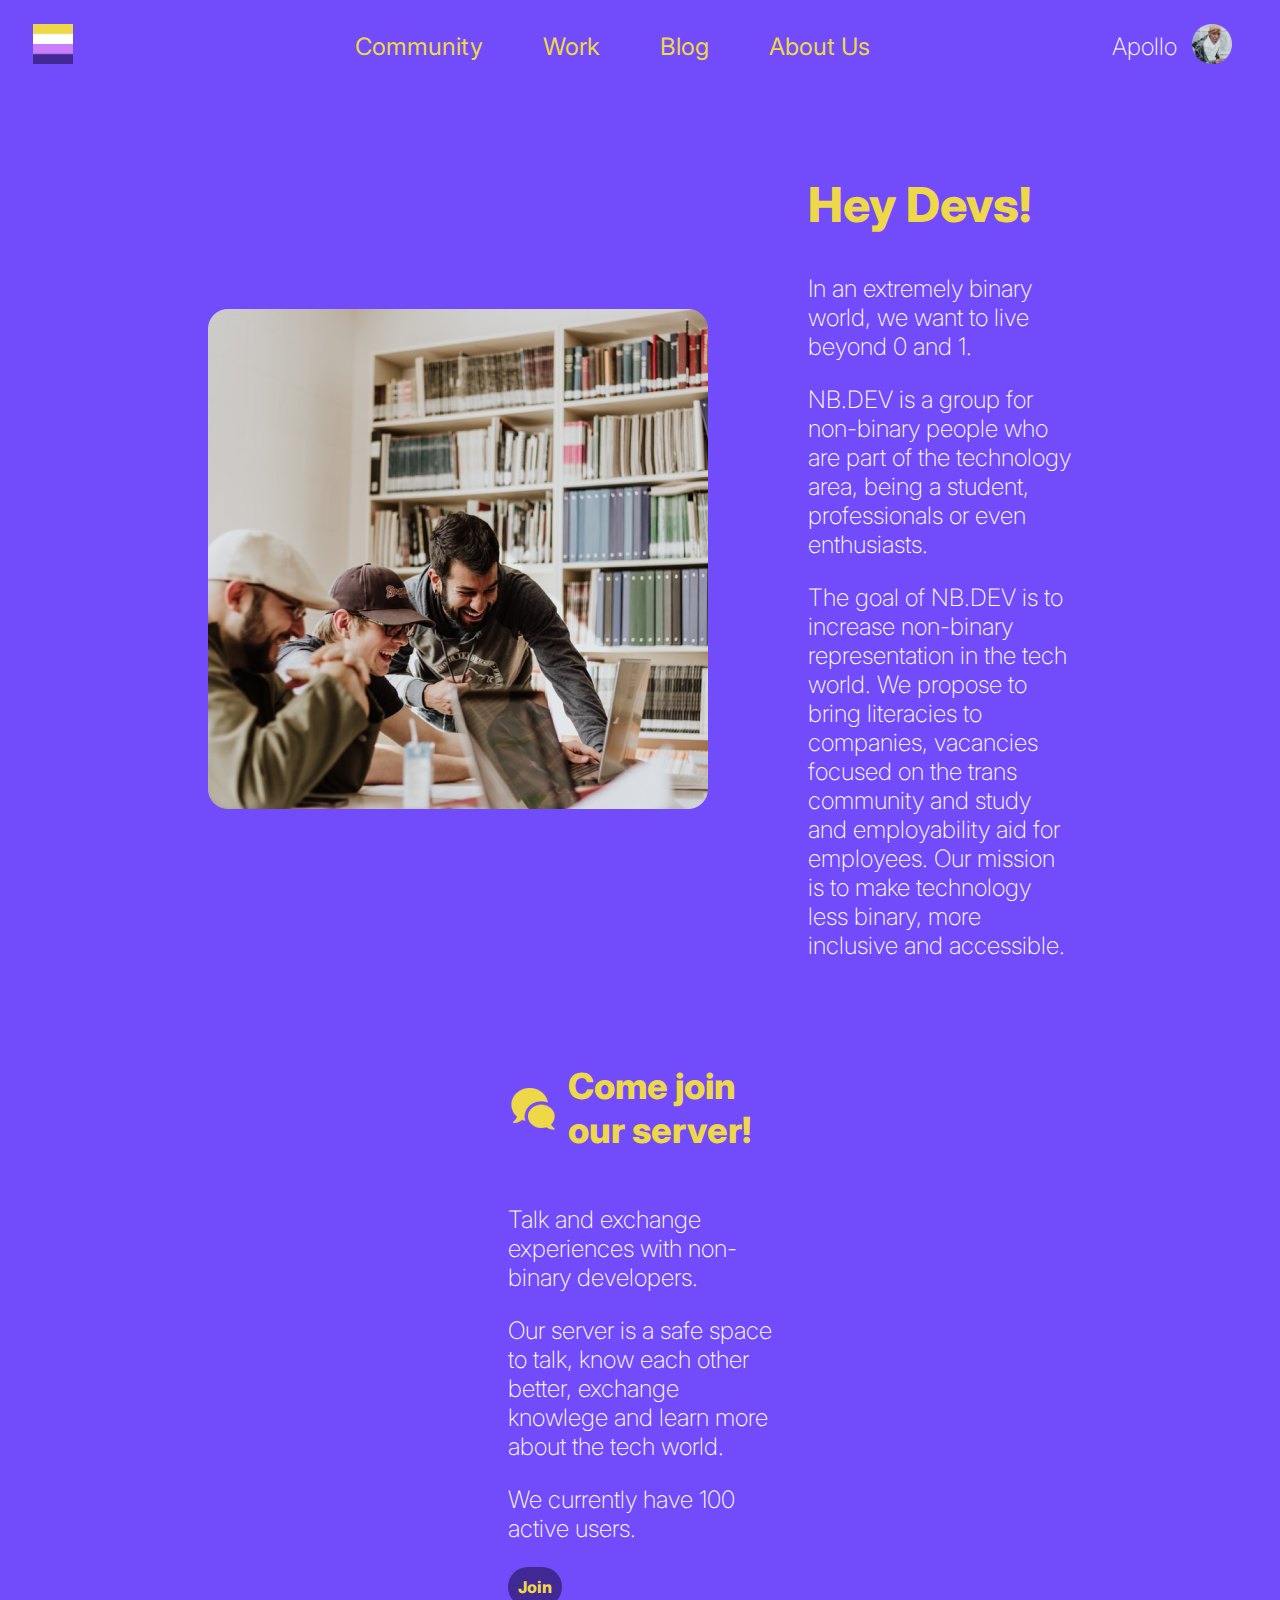
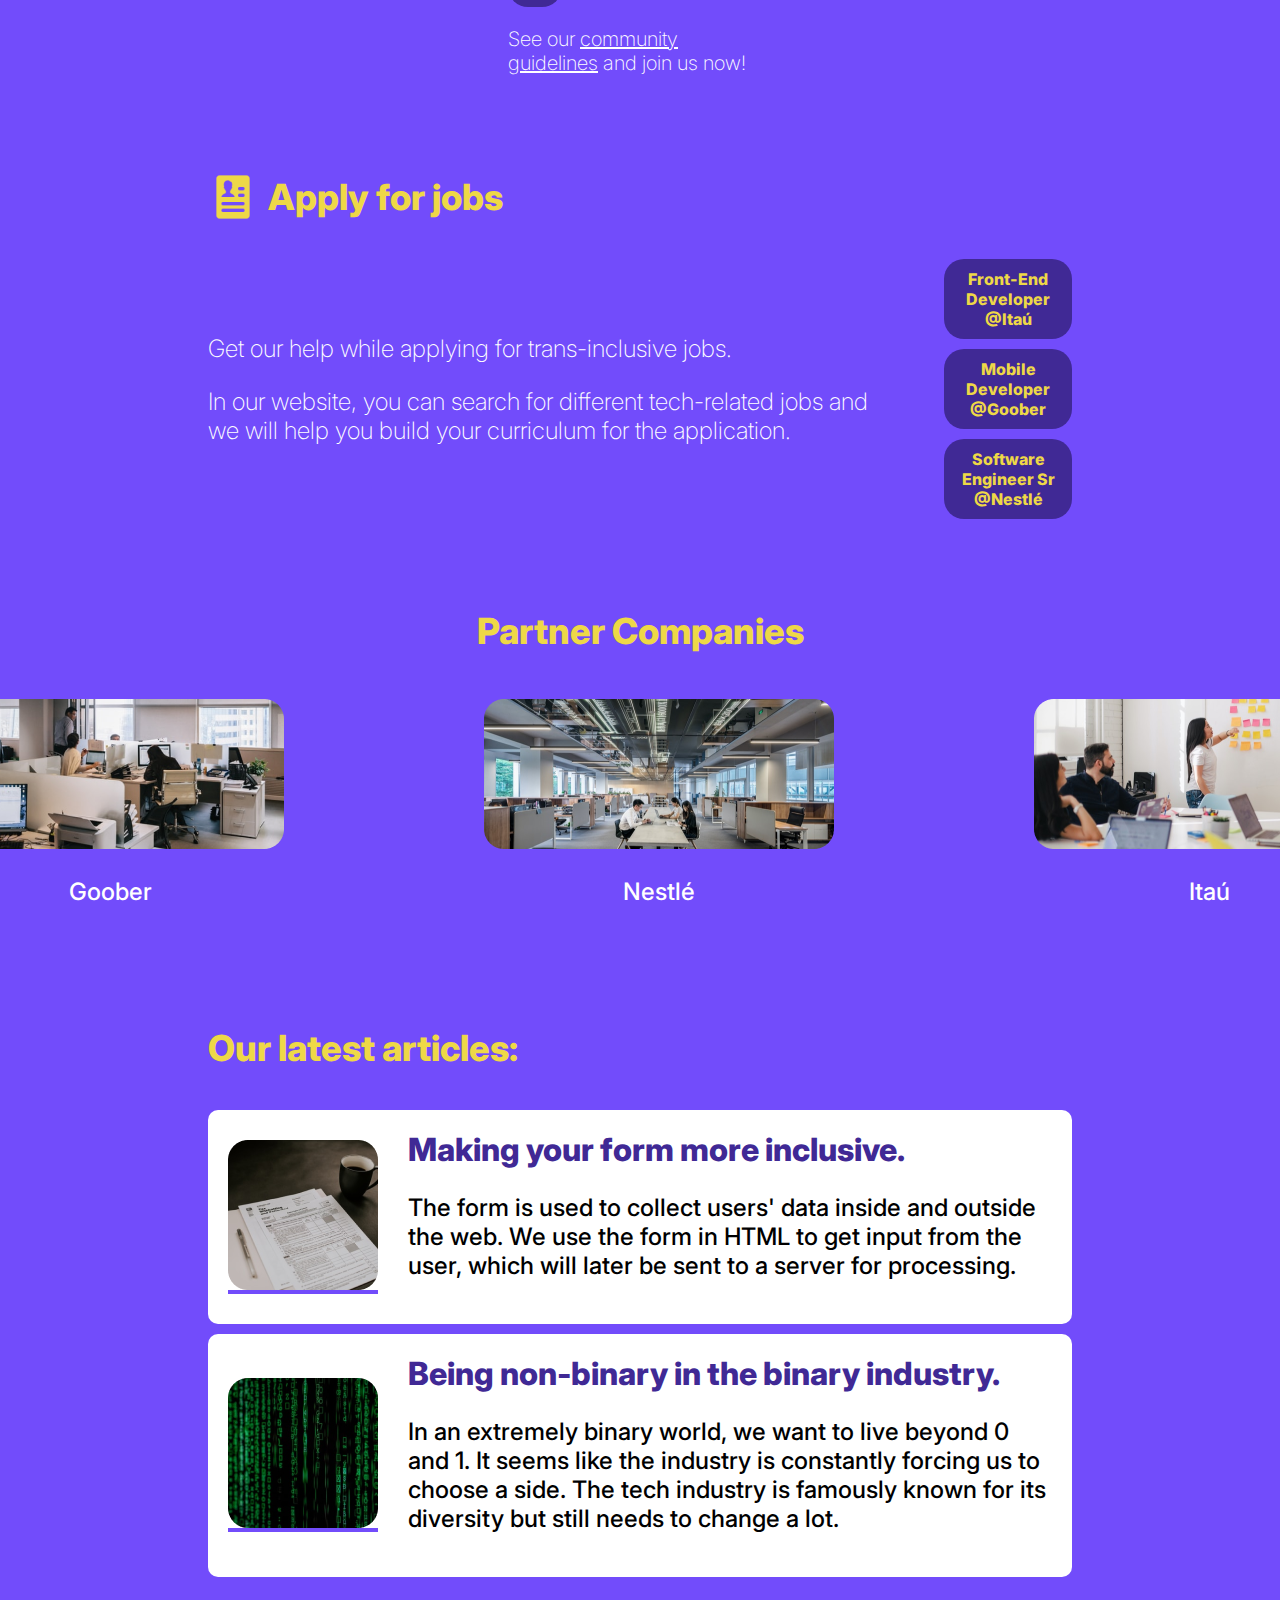
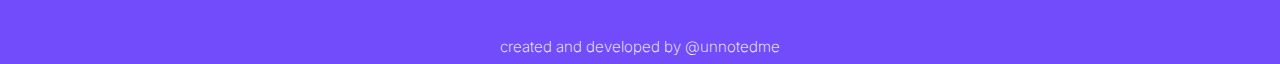
<file: index.html>
<!DOCTYPE html>
<html lang="en">

<head>
    <meta charset="UTF-8">
    <meta http-equiv="X-UA-Compatible" content="IE=edge">
    <meta name="viewport" content="width=device-width, initial-scale=1.0">
    <title>nb.dev</title>
    <link rel="icon"
        href="https://emojipedia-us.s3.dualstack.us-west-1.amazonaws.com/thumbs/120/twitter/322/laptop_1f4bb.png">
    <link rel="stylesheet" href="assets\styles\style.css">
    <link rel="preconnect" href="https://fonts.googleapis.com">
    <link rel="preconnect" href="https://fonts.gstatic.com" crossorigin>
    <link href="https://fonts.googleapis.com/css2?family=Inter:wght@100;200;300;400;500;600;700;800;900&display=swap"
        rel="stylesheet">
</head>

<body>

    <!-- header -->

    <header>
        <a href="index.html"><img id="logo" src="assets/icons/logo.png" href="index.html"
                alt="non-binary square flag"></a>
        <ul id="navbar">
            <li><a href="pages/community.html">Community</a></li>
            <li><a href="pages/work.html">Work</a></li>
            <li><a href="pages/blog.html">Blog</a></li>
            <li><a href="pages/aboutus.html">About Us</a></li>
        </ul>
        <section id="profile">
            <a href="pages/profile.html">Apollo</a>
            <a href="pages/profile.html"><img src="assets/images/profile-pic.png" alt="apollo profile picture"></a>
        </section>
    </header>

    <!-- intro -->

    <section id="intro">
        <img src="assets/images/intro.png" alt="three developers sitting in front of a laptop">
        <section id="intro-text">
            <h2>Hey Devs!</h2>
            <p>In an extremely binary world, we want to live beyond 0 and 1.</p>
            <p>NB.DEV is a group for non-binary people who are part of the technology area, being a student,
                professionals
                or even enthusiasts.</p>
            <p>The goal of NB.DEV is to increase non-binary representation in the tech world. We propose to bring
                literacies to companies, vacancies focused on the trans community and study and employability aid for
                employees. Our mission is to make technology less binary, more inclusive and accessible.</p>
        </section>
    </section>

    <!-- server -->

    <section id="server">
        <section id="server-title">
            <img src="assets/icons/chat.png" alt="two chat icons">
            <h2>Come join our server!</h2>
        </section>
        <section id="server-text">
            <p>Talk and exchange experiences with non-binary developers.</p>
            <p>Our server is a safe space to talk, know each other better, exchange knowlege and learn more about the
                tech world.</p>
            <p>We currently have 100 active users.</p>
        </section>
        <section id="server-button">
            <button>Join</button>
            <p>See our <a href="pages/guidelines.html"><u>community guidelines</u></a> and join us now!</p>
        </section>
    </section>

    <!-- jobs -->

    <section id="jobs">
        <section id="jobs-title">
            <img src="assets/icons/resume.png" alt="resume icon">
            <h2>Apply for jobs</h2>
        </section>
        <section id="jobs-columns">
            <section id="jobs-text">
                <p>Get our help while applying for trans-inclusive jobs.</p>
                <p>In our website, you can search for different tech-related jobs and we will help you build your
                    curriculum for the application.</p>
            </section>
            <section id="job-offers">
                <ul>
                    <li>
                        <button>
                            Front-End Developer
                            @Itaú
                        </button>
                    </li>
                    <li>
                        <button>
                            Mobile Developer
                            @Goober
                        </button>
                    </li>
                    <li>
                        <button>
                            Software Engineer Sr
                            @Nestlé
                        </button>
                    </li>
                </ul>
            </section>
        </section>
    </section>

    <!-- partner companies -->

    <section id="partner-companies">
        <h2>Partner Companies</h2>
        <ul>
            <li id="goober">
                <img src="assets/images/goober.png" alt="Goober's office">
                <h3>Goober</h3>
            </li>
            <li id="nestle">
                <img src="assets/images/nestle.png" alt="Nestlé's office">
                <h3>Nestlé</h3>
            </li>
            <li id="itau">
                <img src="assets/images/itau.png" alt="Itaú's office">
                <h3>Itaú</h3>
            </li>
        </ul>
    </section>

    <!-- articles -->

    <section id="articles">
        <h2>Our latest articles:</h2>
        <section id="articles-list">
            <div id="article-background">
                <section id="article">
                    <a href="pages/404.html">
                        <section id="article-image">
                            <img src="assets/images/forms.png"
                                alt="paper form with a green mug of coffee right next to it" style="background: #FFFFFF;">
                        </section>
                        <section id="article-text">
                            <h3>Making your form more inclusive.</h3>
                            <p>The form is used to collect users' data inside and outside the web. We use the form
                                in
                                HTML to get input from the user, which will later be sent to a server for
                                processing.
                            </p>
                        </section>
                    </a>
                </section>
            </div>
            <div id="article-background">
                <section id="article">
                    <a href="pages/404.html">
                        <section id="article-image">
                            <img src="assets/images/binary.png" alt="binary green numbers" style="background: #FFFFFF;">
                        </section>
                        <section id="article-text">
                            <h3>Being non-binary in the binary industry.</h3>
                            <p>In an extremely binary world, we want to live beyond 0 and 1. It seems like the
                                industry
                                is constantly forcing us to choose a side. The tech industry is famously known
                                for its
                                diversity but still needs to change a lot. </p>
                        </section>
                    </a>
                </section>
            </div>
        </section>
    </section>

    <!-- footer -->

    <footer>created and developed by @unnotedme</footer>

</body>

</html>
</file>
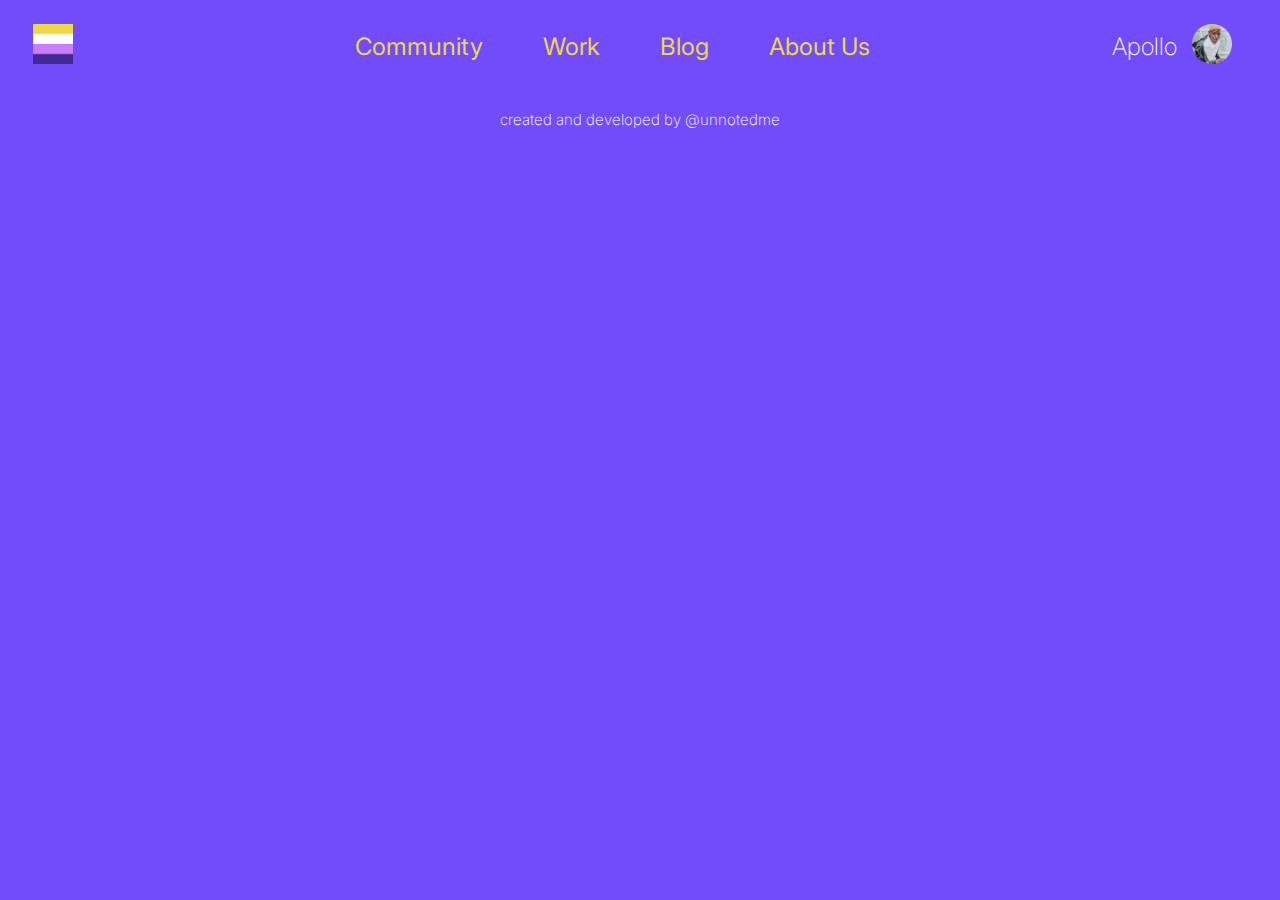
<file: pages/aboutus.html>
<!DOCTYPE html>
<html lang="en">

<head>
    <meta charset="UTF-8">
    <meta http-equiv="X-UA-Compatible" content="IE=edge">
    <meta name="viewport" content="width=device-width, initial-scale=1.0">
    <title>nb.dev</title>
    <link rel="icon"
        href="https://emojipedia-us.s3.dualstack.us-west-1.amazonaws.com/thumbs/120/twitter/322/laptop_1f4bb.png">
    <link rel="stylesheet" href="../assets/styles/style.css">
    <link rel="preconnect" href="https://fonts.googleapis.com">
    <link rel="preconnect" href="https://fonts.gstatic.com" crossorigin>
    <link href="https://fonts.googleapis.com/css2?family=Inter:wght@100;200;300;400;500;600;700;800;900&display=swap"
        rel="stylesheet">
</head>

<body>

    <!-- header -->

    <header>
        <a href="../index.html"><img id="logo" src="../assets/icons/logo.png"
                alt="non-binary square flag"></a>
        <ul id="navbar">
            <li><a href="../pages/community.html">Community</a></li>
            <li><a href="../pages/work.html">Work</a></li>
            <li><a href="../pages/blog.html">Blog</a></li>
            <li><a href="../pages/aboutus.html">About Us</a></li>
        </ul>
        <section id="profile">
            <a href="../pages/profile.html">Apollo</a>
            <a href="../pages/profile.html"><img src="../assets/images/profile-pic.png" alt="apollo profile picture"></a>
        </section>
    </header>

    <!-- footer -->

    <footer>created and developed by @unnotedme</footer>

</body>
</file>
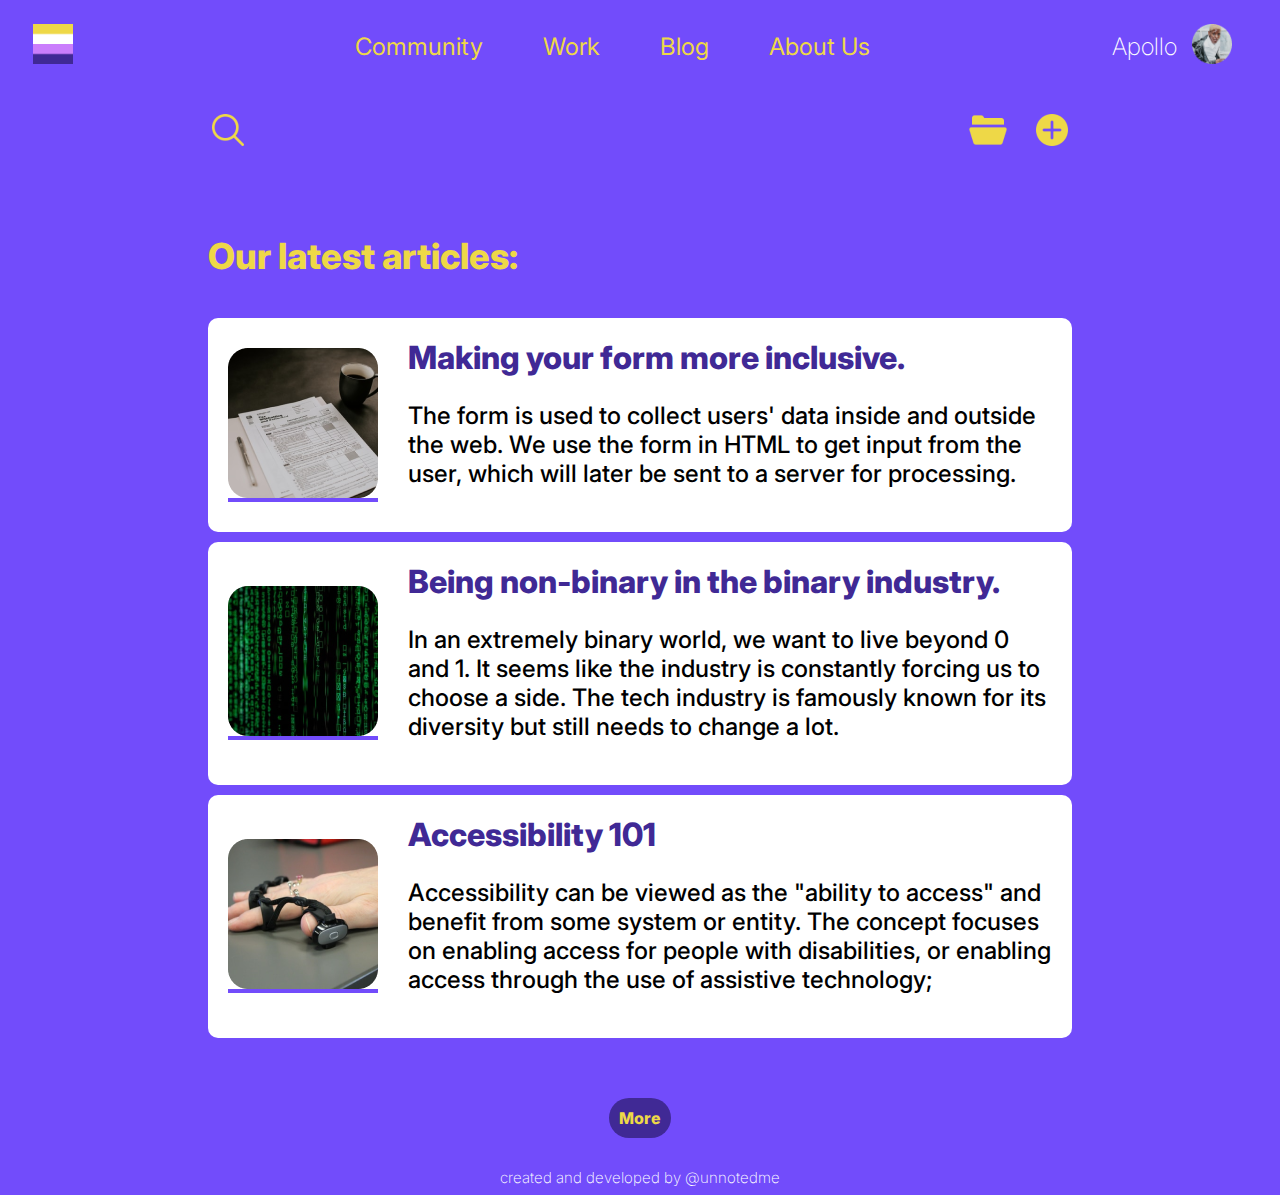
<file: pages/blog.html>
<!DOCTYPE html>
<html lang="en">

<head>
    <meta charset="UTF-8">
    <meta http-equiv="X-UA-Compatible" content="IE=edge">
    <meta name="viewport" content="width=device-width, initial-scale=1.0">
    <title>nb.dev</title>
    <link rel="icon"
        href="https://emojipedia-us.s3.dualstack.us-west-1.amazonaws.com/thumbs/120/twitter/322/laptop_1f4bb.png">
    <link rel="stylesheet" href="../assets/styles/blog.css">
    <link rel="preconnect" href="https://fonts.googleapis.com">
    <link rel="preconnect" href="https://fonts.gstatic.com" crossorigin>
    <link href="https://fonts.googleapis.com/css2?family=Inter:wght@100;200;300;400;500;600;700;800;900&display=swap"
        rel="stylesheet">
</head>

<body>

    <!-- header -->

    <header>
        <a href="../index.html"><img id="logo" src="../assets/icons/logo.png" alt="non-binary square flag"></a>
        <ul id="navbar">
            <li><a href="../pages/community.html">Community</a></li>
            <li><a href="../pages/work.html">Work</a></li>
            <li><a href="../pages/blog.html">Blog</a></li>
            <li><a href="../pages/aboutus.html">About Us</a></li>
        </ul>
        <section id="profile">
            <a href="../pages/profile.html">Apollo</a>
            <a href="../pages/profile.html"><img src="../assets/images/profile-pic.png" alt="apollo profile picture"></a>
        </section>
    </header>

    <!-- icon -->

    <section id="icon">
        <a href="https://www.youtube.com/watch?v=eZTS4cL4Euo&ab_channel=judza"><img src="../assets/icons/search.png"
                alt="search icon"></a>
        <section id="last">
            <a href="https://www.youtube.com/watch?v=eZTS4cL4Euo&ab_channel=judza"><img src="../assets/icons/folder.png"
                    alt="folder icon"></a>
            <a href="https://www.youtube.com/watch?v=eZTS4cL4Euo&ab_channel=judza"><img src="../assets/icons/plus.png"
                    alt="plus icon"></a>
        </section>
    </section>

    <!-- articles -->

    <section id="articles">
        <h2>Our latest articles:</h2>
        <section id="articles-list">
            <div id="article-background">
                <section id="article">
                    <a href="../pages/404.html">
                        <section id="article-image">
                            <img src="../assets/images/forms.png"
                                alt="paper form with a green mug of coffee right next to it"
                                style="background: #FFFFFF;">
                        </section>
                        <section id="article-text">
                            <h3>Making your form more inclusive.</h3>
                            <p>The form is used to collect users' data inside and outside the web. We use the form
                                in
                                HTML to get input from the user, which will later be sent to a server for
                                processing.
                            </p>
                        </section>
                    </a>
                </section>
            </div>
            <div id="article-background">
                <section id="article">
                    <a href="../pages/404.html">
                        <section id="article-image">
                            <img src="../assets/images/binary.png" alt="binary green numbers"
                                style="background: #FFFFFF;">
                        </section>
                        <section id="article-text">
                            <h3>Being non-binary in the binary industry.</h3>
                            <p>In an extremely binary world, we want to live beyond 0 and 1. It seems like the
                                industry
                                is constantly forcing us to choose a side. The tech industry is famously known
                                for its
                                diversity but still needs to change a lot. </p>
                        </section>
                    </a>
                </section>
            </div>
            <div id="article-background">
                <section id="article">
                    <a href="../pages/404.html">
                        <section id="article-image">
                            <img src="../assets/images/accessibility.png" alt="a hand with a robotic hand"
                                style="background: #FFFFFF;">
                        </section>
                        <section id="article-text">
                            <h3>Accessibility 101</h3>
                            <p>Accessibility can be viewed as the "ability to access" and benefit from some system or
                                entity. The concept focuses on enabling access for people with disabilities, or enabling
                                access through the use of assistive technology; </p>
                        </section>
                    </a>
                </section>
            </div>
        </section>
    </section>

    <!-- more -->
    <section id="more">
        <button>More</button>
    </section>

    <!-- footer -->

    <footer>created and developed by @unnotedme</footer>

</body>
</file>
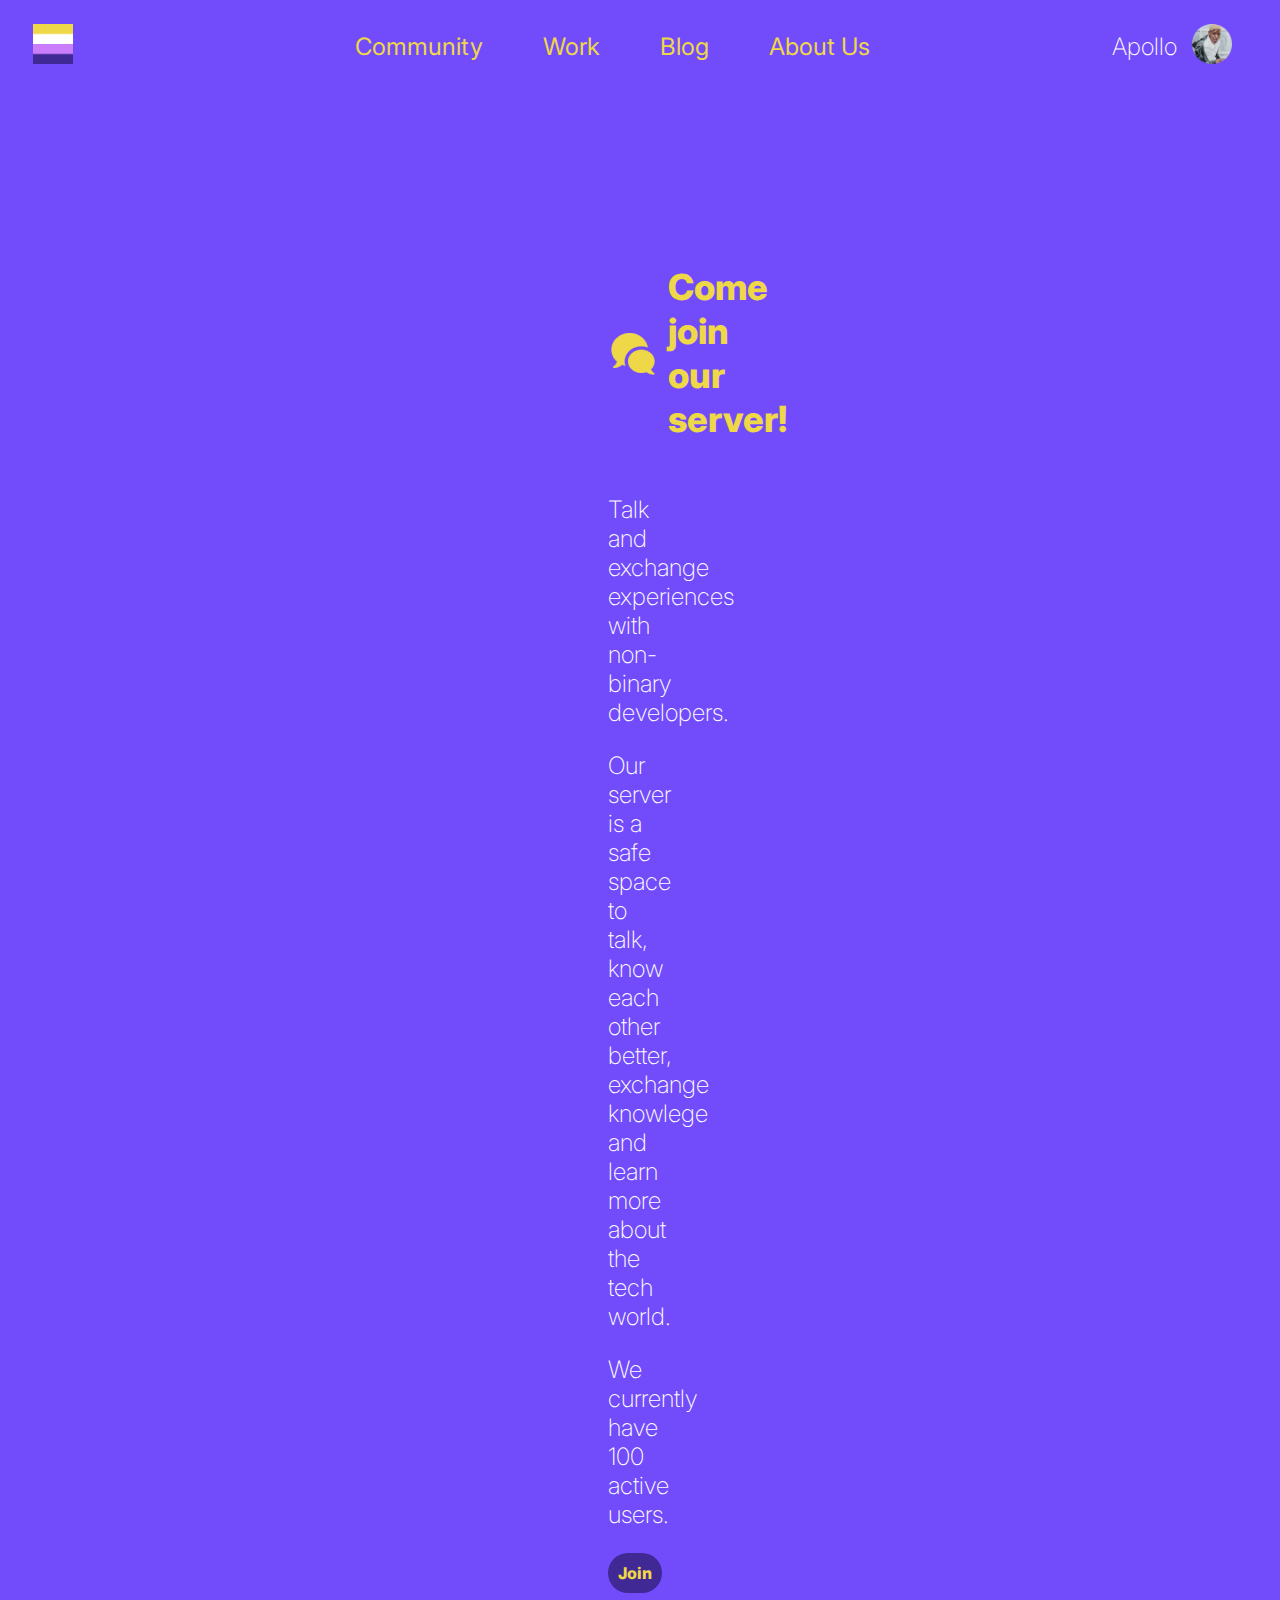
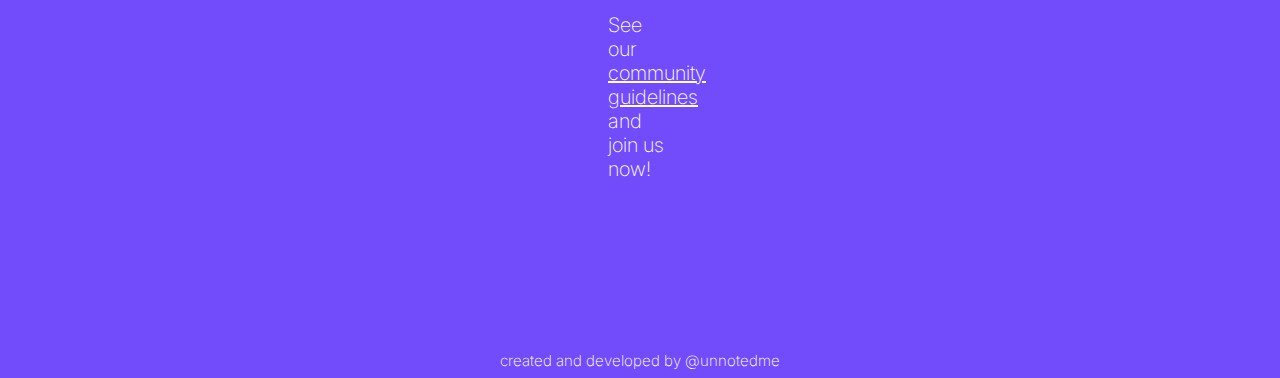
<file: pages/community.html>
<!DOCTYPE html>
<html lang="en">

<head>
    <meta charset="UTF-8">
    <meta http-equiv="X-UA-Compatible" content="IE=edge">
    <meta name="viewport" content="width=device-width, initial-scale=1.0">
    <title>nb.dev</title>
    <link rel="icon"
        href="https://emojipedia-us.s3.dualstack.us-west-1.amazonaws.com/thumbs/120/twitter/322/laptop_1f4bb.png">
    <link rel="stylesheet" href="../assets/styles/community.css">
    <link rel="preconnect" href="https://fonts.googleapis.com">
    <link rel="preconnect" href="https://fonts.gstatic.com" crossorigin>
    <link href="https://fonts.googleapis.com/css2?family=Inter:wght@100;200;300;400;500;600;700;800;900&display=swap"
        rel="stylesheet">
</head>

<body>

    <!-- header -->

    <header>
        <a href="../index.html"><img id="logo" src="../assets/icons/logo.png"
                alt="non-binary square flag"></a>
        <ul id="navbar">
            <li><a href="../pages/community.html">Community</a></li>
            <li><a href="../pages/work.html">Work</a></li>
            <li><a href="../pages/blog.html">Blog</a></li>
            <li><a href="../pages/aboutus.html">About Us</a></li>
        </ul>
        <section id="profile">
            <a href="../pages/profile.html">Apollo</a>
            <a href="../pages/profile.html"><img src="../assets/images/profile-pic.png" alt="apollo profile picture"></a>
        </section>
    </header>

    <!-- server -->

    <section id="server">
        <section id="server-title">
            <img src="../assets/icons/chat.png" alt="two chat icons">
            <h2>Come join our server!</h2>
        </section>
        <section id="server-text">
            <p>Talk and exchange experiences with non-binary developers.</p>
            <p>Our server is a safe space to talk, know each other better, exchange knowlege and learn more about the
                tech world.</p>
            <p>We currently have 100 active users.</p>
        </section>
        <section id="server-button">
            <button>Join</button>
            <p>See our <a href="../pages/guidelines.html"><u>community guidelines</u></a> and join us now!</p>
        </section>
    </section>

    <!-- footer -->

    <footer>created and developed by @unnotedme</footer>

</body>
</file>
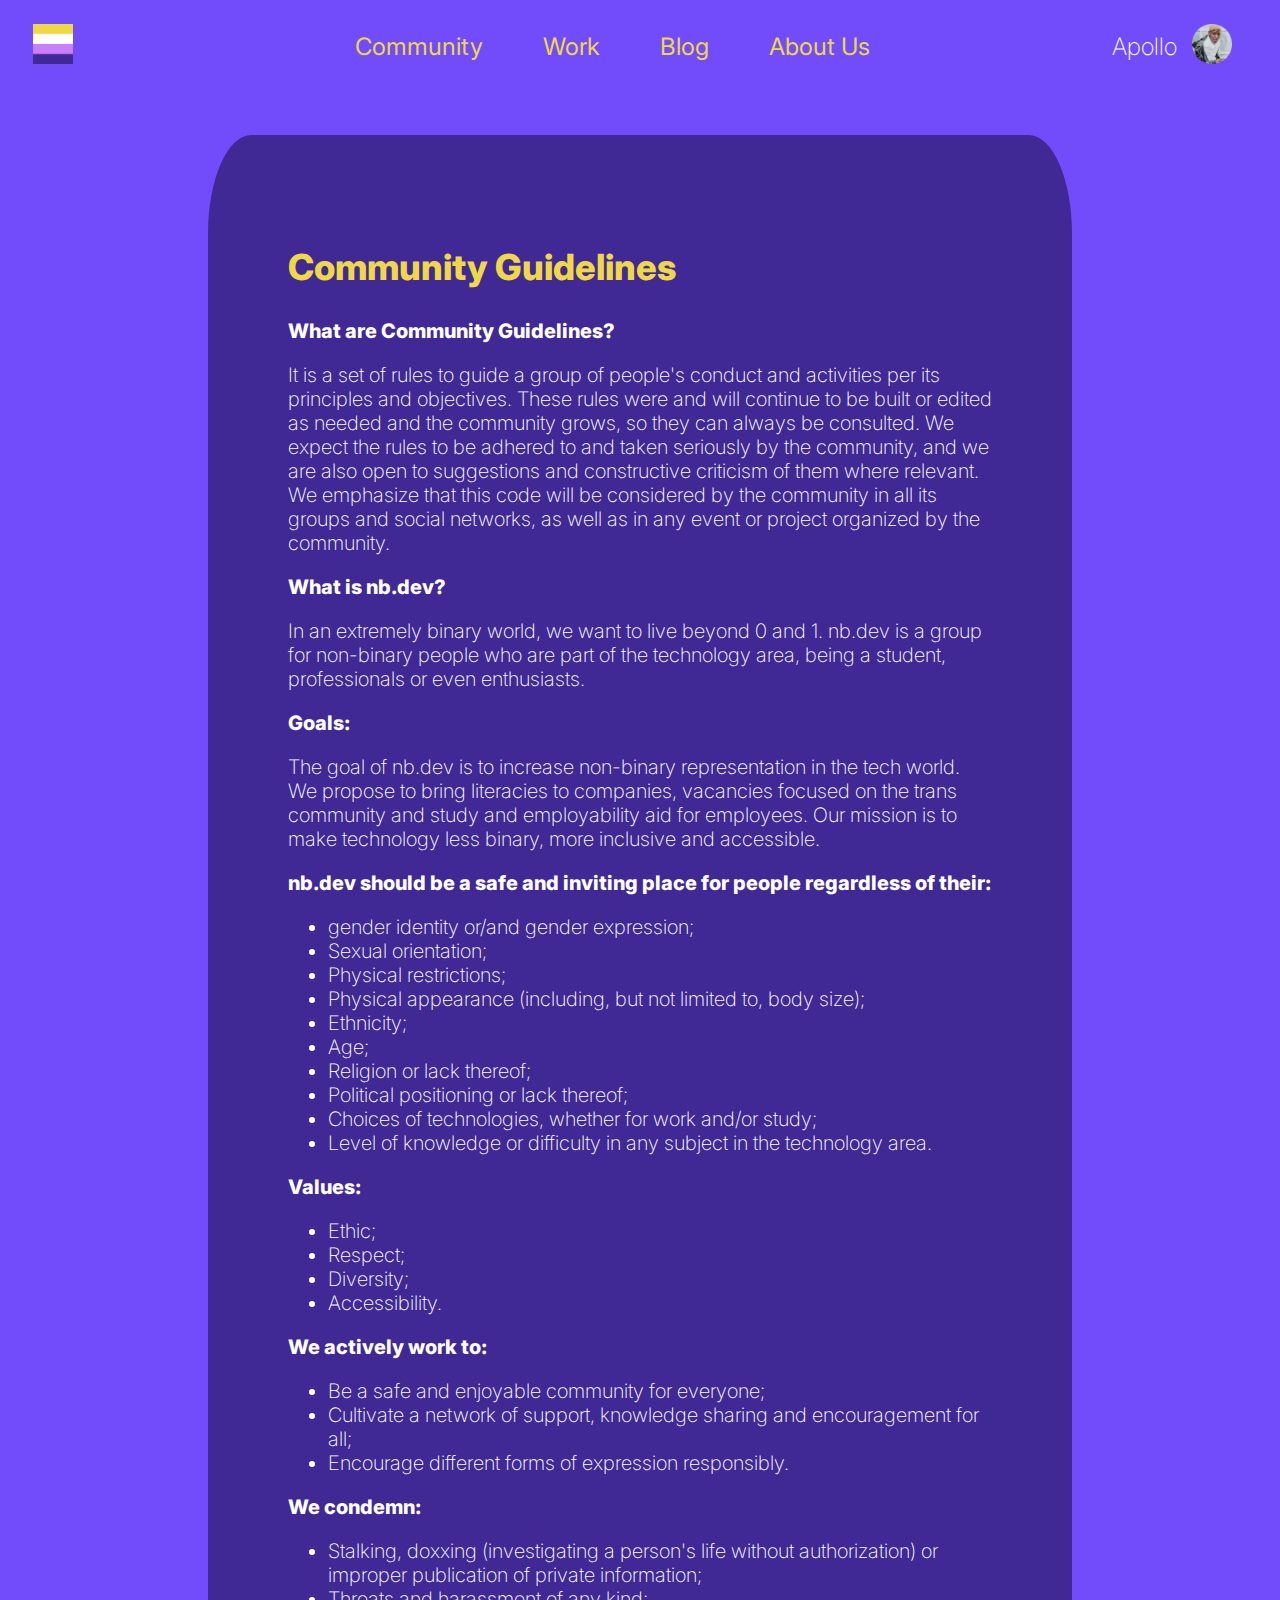
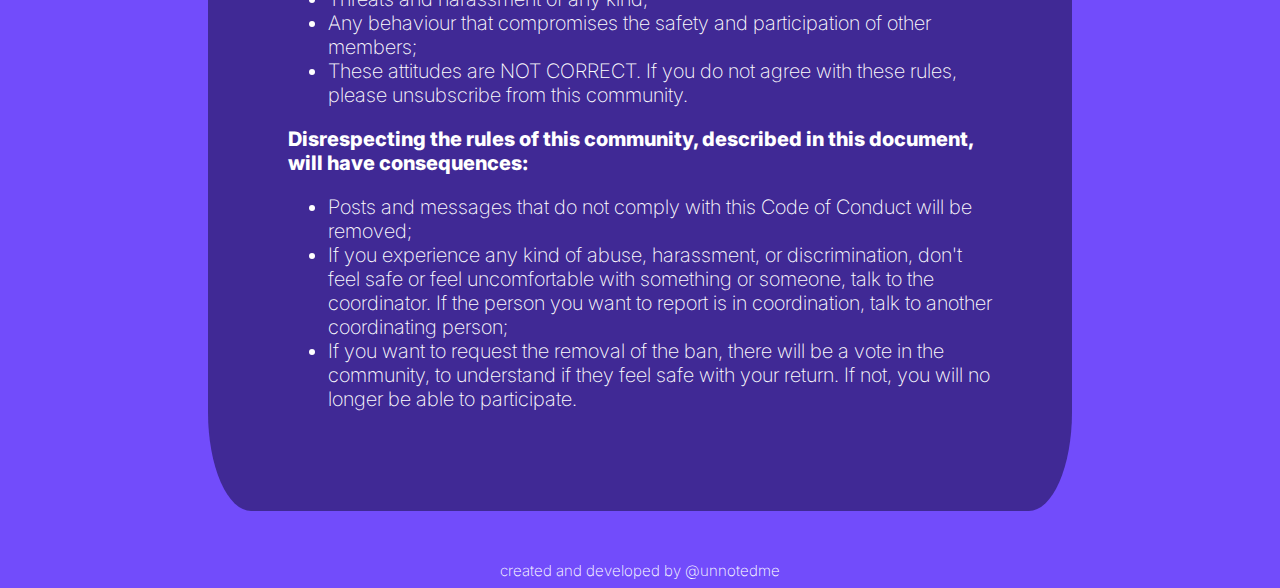
<file: pages/guidelines.html>
<!DOCTYPE html>
<html lang="en">

<head>
    <meta charset="UTF-8">
    <meta http-equiv="X-UA-Compatible" content="IE=edge">
    <meta name="viewport" content="width=device-width, initial-scale=1.0">
    <title>nb.dev</title>
    <link rel="icon"
        href="https://emojipedia-us.s3.dualstack.us-west-1.amazonaws.com/thumbs/120/twitter/322/laptop_1f4bb.png">
    <link rel="stylesheet" href="../assets/styles/guidelines.css">
    <link rel="preconnect" href="https://fonts.googleapis.com">
    <link rel="preconnect" href="https://fonts.gstatic.com" crossorigin>
    <link href="https://fonts.googleapis.com/css2?family=Inter:wght@100;200;300;400;500;600;700;800;900&display=swap"
        rel="stylesheet">
</head>

<body>

    <!-- header -->

    <header>
        <a href="../index.html"><img id="logo" src="../assets/icons/logo.png"
                alt="non-binary square flag"></a>
        <ul id="navbar">
            <li><a href="../pages/community.html">Community</a></li>
            <li><a href="../pages/work.html">Work</a></li>
            <li><a href="../pages/blog.html">Blog</a></li>
            <li><a href="../pages/aboutus.html">About Us</a></li>
        </ul>
        <section id="profile">
            <a href="../pages/profile.html">Apollo</a>
            <a href="../pages/profile.html"><img src="../assets/images/profile-pic.png" alt="apollo profile picture"></a>
        </section>
    </header>

    <!-- guidelines -->
    <section id="guidelines">
        <div id="section-background">
            <h2>Community Guidelines</h2>
            <h3>What are Community Guidelines?</h3>
            <p>It is a set of rules to guide a group of people's conduct and activities per its principles and
                objectives.
                These rules were and will continue to be built or edited as needed and the community grows, so they can
                always be consulted. We expect the rules to be adhered to and taken seriously by the community, and we
                are
                also open to suggestions and constructive criticism of them where relevant. We emphasize that this code
                will
                be considered by the community in all its groups and social networks, as well as in any event or project
                organized by the community.</p>

            <h3>What is nb.dev?</h3>
            <p>In an extremely binary world, we want to live beyond 0 and 1.
                nb.dev is a group for non-binary people who are part of the technology area, being a student,
                professionals or even enthusiasts.</p>

            <h3>Goals:</h3>
            <p>The goal of nb.dev is to increase non-binary representation in the tech world. We propose to bring
                literacies to companies, vacancies focused on the trans community and study and employability aid for
                employees. Our mission is to make technology less binary, more inclusive and accessible.</p>

            <h3>nb.dev should be a safe and inviting place for people regardless of their:</h3>
            <ul>
                <li> gender identity or/and gender expression;</li>
                <li>Sexual orientation;</li>
                <li>Physical restrictions;</li>
                <li>Physical appearance (including, but not limited to, body size);</li>
                <li>Ethnicity;</li>
                <li>Age;</li>
                <li>Religion or lack thereof;</li>
                <li>Political positioning or lack thereof;</li>
                <li>Choices of technologies, whether for work and/or study;</li>
                <li>Level of knowledge or difficulty in any subject in the technology area.</li>
            </ul>

            <h3>Values:</h3>
            <ul>
                <li>Ethic;</li>
                <li>Respect;</li>
                <li>Diversity;</li>
                <li>Accessibility.</li>
            </ul>

            <h3>We actively work to:</h3>
            <ul>
                <li>Be a safe and enjoyable community for everyone;</li>
                <li>Cultivate a network of support, knowledge sharing and encouragement for all;</li>
                <li>Encourage different forms of expression responsibly.</li>
            </ul>

            <h3>We condemn:</h3>
            <ul>
                <li>Stalking, doxxing (investigating a person's life without authorization) or improper publication of
                    private information;</li>
                <li>Threats and harassment of any kind;</li>
                <li>Any behaviour that compromises the safety and participation of other members;</li>
                <li>These attitudes are NOT CORRECT. If you do not agree with these rules, please unsubscribe from this
                    community.</li>
            </ul>

            <h3>Disrespecting the rules of this community, described in this document, will have consequences:</h3>
            <ul>
                <li>Posts and messages that do not comply with this Code of Conduct will be removed;
                <li>If you experience any kind of abuse, harassment, or discrimination, don't feel safe or feel
                    uncomfortable with something or someone, talk to the coordinator. If the person you want to report
                    is in
                    coordination, talk to another coordinating person;
                <li>If you want to request the removal of the ban, there will be a vote in the community, to understand
                    if
                    they feel safe with your return. If not, you will no longer be able to participate.
            </ul>
        </div>
    </section>

    <!-- footer -->

    <footer>created and developed by @unnotedme</footer>

</body>
</file>
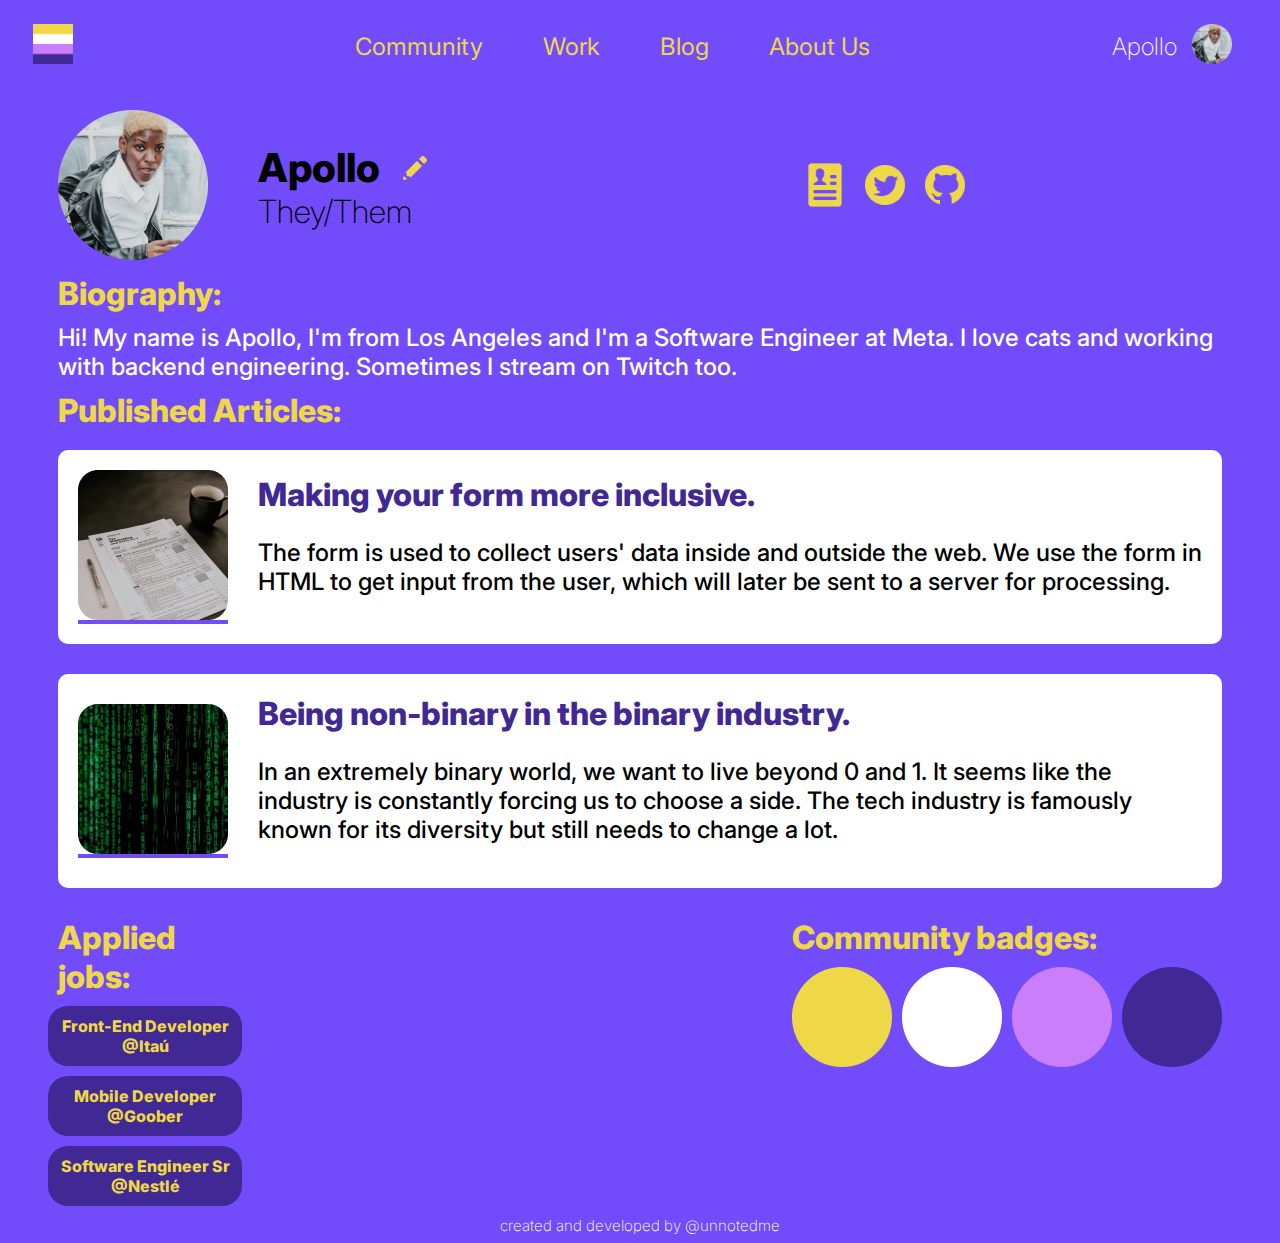
<file: pages/profile.html>
<!DOCTYPE html>
<html lang="en">

<head>
    <meta charset="UTF-8">
    <meta http-equiv="X-UA-Compatible" content="IE=edge">
    <meta name="viewport" content="width=device-width, initial-scale=1.0">
    <title>nb.dev</title>
    <link rel="icon"
        href="https://emojipedia-us.s3.dualstack.us-west-1.amazonaws.com/thumbs/120/twitter/322/laptop_1f4bb.png">
    <link rel="stylesheet" href="../assets/styles/profile.css">
    <link rel="preconnect" href="https://fonts.googleapis.com">
    <link rel="preconnect" href="https://fonts.gstatic.com" crossorigin>
    <link href="https://fonts.googleapis.com/css2?family=Inter:wght@100;200;300;400;500;600;700;800;900&display=swap"
        rel="stylesheet">
</head>

<body>

    <!-- header -->

    <header>
        <a href="../index.html"><img id="logo" src="../assets/icons/logo.png" alt="non-binary square flag"></a>
        <ul id="navbar">
            <li><a href="../pages/community.html">Community</a></li>
            <li><a href="../pages/work.html">Work</a></li>
            <li><a href="../pages/blog.html">Blog</a></li>
            <li><a href="../pages/aboutus.html">About Us</a></li>
        </ul>
        <section id="profile">
            <a href="../pages/profile.html">Apollo</a>
            <a href="../pages/profile.html"><img src="../assets/images/profile-pic.png" alt="apollo profile picture"></a>
        </section>
    </header>

    <!-- profile -->

    <section id="profile-socials">
        <section id="profile-info">
            <section id="profile-image">
                <img src="../assets/images/profile.png" alt="apollo profile picture">
            </section>
            <section id="profile-text">
                <section id="profile-name">
                    <h2>Apollo</h2>
                    <img src="../assets/icons/edit.png" alt="yellow pen">
                </section>
                <section id="profile-pronouns">
                    <h4>They/Them</h4>
                </section>
            </section>
        </section>

        <!-- socials -->

        <section id="socials">
            <a href="https://www.instagram.com/"><img src="../assets/icons/resume.png" alt="resume yellow icon"></a>
            <a href="https://www.twitter.com/"><img src="../assets/icons/twitter.png" alt="twitter yellow icon"></a>
            <a href="https://github.com/"><img src="../assets/icons/github.png" alt="github yellow icon"></a>
        </section>
    </section>

    <!-- biography -->

    <section id="biography">
        <h3>Biography:</h3>
        <p>Hi! My name is Apollo, I'm from Los Angeles and I'm a Software Engineer at Meta. I love cats and working with
            backend engineering. Sometimes I stream on Twitch too.</p>
    </section>

    <!-- articles -->

    <section id="articles">
        <h3>Published Articles:</h3>
        <section id="articles-list">
            <div id="article-background">
                <section id="article">
                    <a href="../pages/404.html">
                        <section id="article-image">
                            <img src="../assets/images/forms.png"
                                alt="paper form with a green mug of coffee right next to it"
                                style="background: #FFFFFF;">
                        </section>
                        <section id="article-text">
                            <h3>Making your form more inclusive.</h3>
                            <p>The form is used to collect users' data inside and outside the web. We use the form
                                in
                                HTML to get input from the user, which will later be sent to a server for
                                processing.
                            </p>
                        </section>
                    </a>
                </section>
            </div>
            <div id="article-background">
                <section id="article">
                    <a href="../pages/404.html">
                        <section id="article-image">
                            <img src="../assets/images/binary.png" alt="binary green numbers"
                                style="background: #FFFFFF;">
                        </section>
                        <section id="article-text">
                            <h3>Being non-binary in the binary industry.</h3>
                            <p>In an extremely binary world, we want to live beyond 0 and 1. It seems like the
                                industry
                                is constantly forcing us to choose a side. The tech industry is famously known
                                for its
                                diversity but still needs to change a lot. </p>
                        </section>
                    </a>
                </section>
            </div>
        </section>
    </section>

    <!-- jobs -->
    <section id="jobs-badges">
        <section id="jobs">
            <h3>Applied jobs:</h3>
            <section id="job-offers">
                <ul>
                    <li>
                        <button>
                            Front-End Developer
                            @Itaú
                        </button>
                    </li>
                    <li>
                        <button>
                            Mobile Developer
                            @Goober
                        </button>
                    </li>
                    <li>
                        <button>
                            Software Engineer Sr
                            @Nestlé
                        </button>
                    </li>
                </ul>
            </section>
        </section>

        <!-- community badges -->

        <section id="badges">
            <h3>Community badges:</h3>
            <section id="badges-icons">
                <a href="https://www.youtube.com/watch?v=eZTS4cL4Euo&ab_channel=judza"><img
                        src="../assets/badges/yellow.png"></a>
                <a href="https://www.youtube.com/watch?v=eZTS4cL4Euo&ab_channel=judza"><img
                        src="../assets/badges/white.png"></a>
                <a href="https://www.youtube.com/watch?v=eZTS4cL4Euo&ab_channel=judza"><img
                        src="../assets/badges/purple.png"></a>
                <a href="https://www.youtube.com/watch?v=eZTS4cL4Euo&ab_channel=judza"><img
                        src="../assets/badges/black.png"></a>
            </section>
        </section>
    </section>

    <!-- footer -->

    <footer>created and developed by @unnotedme</footer>

</body>
</file>
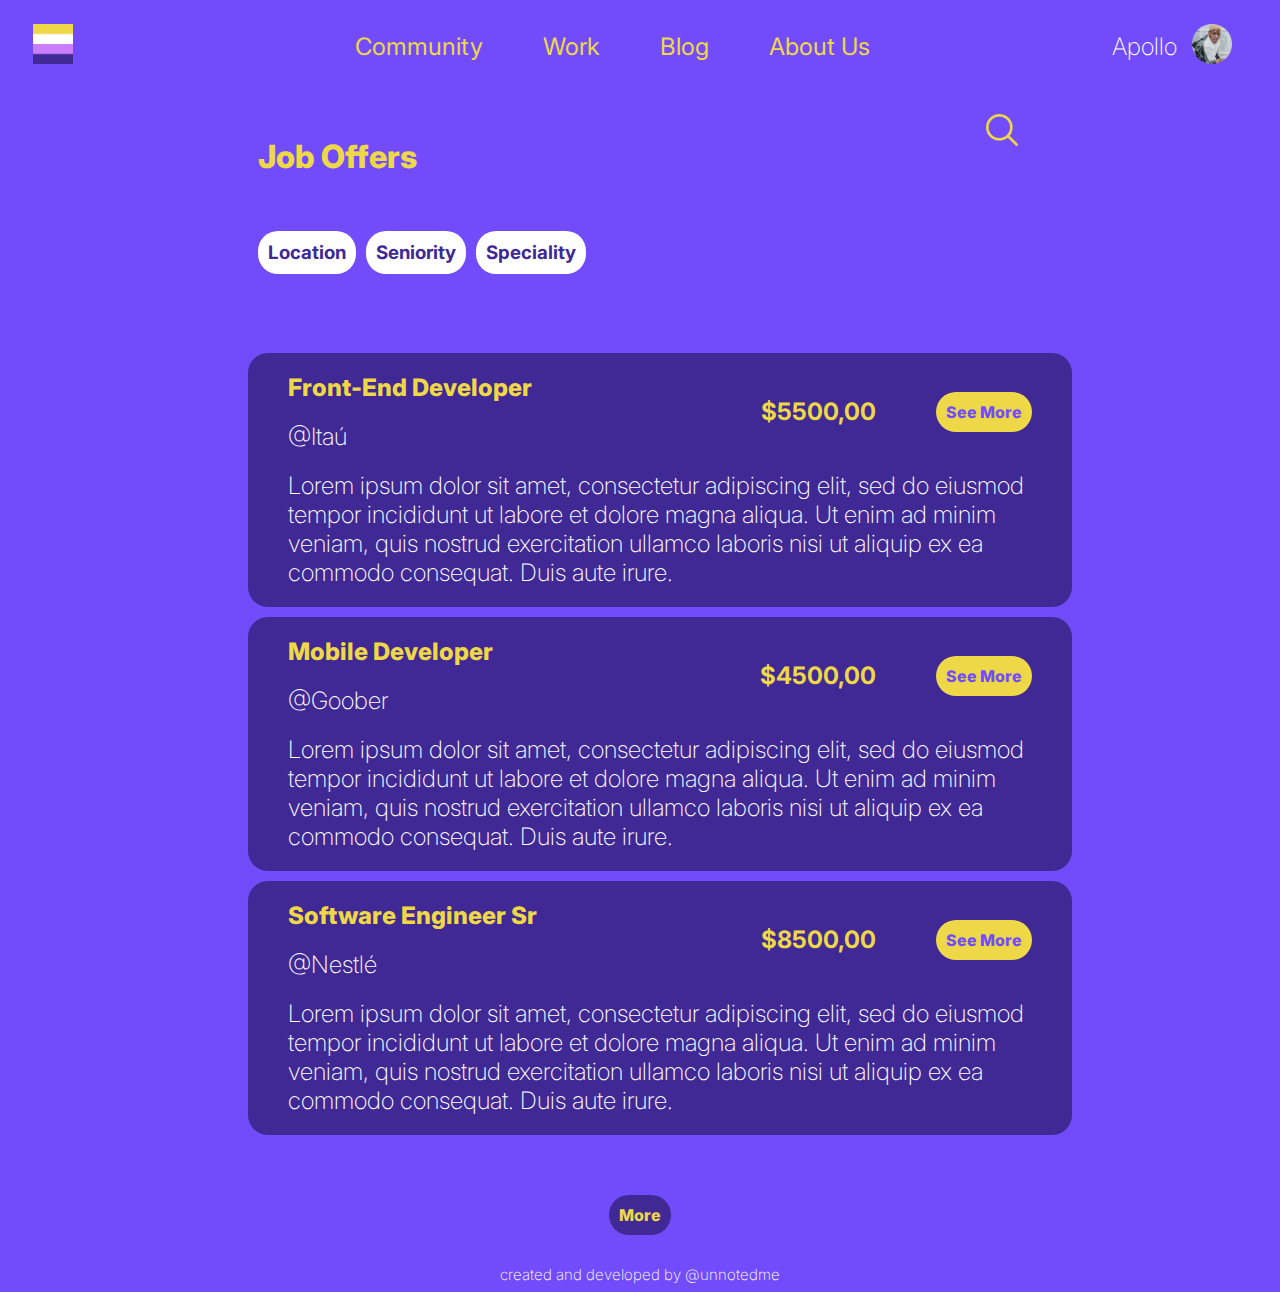
<file: pages/work.html>
<!DOCTYPE html>
<html lang="en">

<head>
    <meta charset="UTF-8">
    <meta http-equiv="X-UA-Compatible" content="IE=edge">
    <meta name="viewport" content="width=device-width, initial-scale=1.0">
    <title>nb.dev</title>
    <link rel="icon"
        href="https://emojipedia-us.s3.dualstack.us-west-1.amazonaws.com/thumbs/120/twitter/322/laptop_1f4bb.png">
    <link rel="stylesheet" href="../assets/styles/work.css">
    <link rel="preconnect" href="https://fonts.googleapis.com">
    <link rel="preconnect" href="https://fonts.gstatic.com" crossorigin>
    <link href="https://fonts.googleapis.com/css2?family=Inter:wght@100;200;300;400;500;600;700;800;900&display=swap"
        rel="stylesheet">
</head>

<body>

    <!-- header -->

    <header>
        <a href="../index.html"><img id="logo" src="../assets/icons/logo.png" alt="non-binary square flag"></a>
        <ul id="navbar">
            <li><a href="../pages/community.html">Community</a></li>
            <li><a href="../pages/work.html">Work</a></li>
            <li><a href="../pages/blog.html">Blog</a></li>
            <li><a href="../pages/aboutus.html">About Us</a></li>
        </ul>
        <section id="profile">
            <a href="../pages/profile.html">Apollo</a>
            <a href="../pages/profile.html"><img src="../assets/images/profile-pic.png" alt="apollo profile picture"></a>
        </section>
    </header>

    <!-- main -->

    <section id="main">
        <h2>Job Offers</h2>
        <a href="https://www.youtube.com/watch?v=eZTS4cL4Euo&ab_channel=judza"><img src="../assets/icons/search.png"
                alt="search icon"></a>
    </section>

    <section id="tags">
        <h3>Location</h3>
        <h3>Seniority</h3>
        <h3>Speciality</h3>
    </section>

    <!-- jobs -->

    <section id="jobs">
        <section id="jobs-columns">
            <section id="job-offers">
                <ul>
                    <li>
                        <section id="job-info">
                            <section id="job-title">
                                <h3>Front-End Developer</h3>
                                <h4>@Itaú</h4>
                            </section>
                            <section id="see-more">
                                <h5>$5500,00</h5>
                                <button><a href="../pages/offer.html">See More</a></button>
                            </section>
                        </section>
                        <p>Lorem ipsum dolor sit amet, consectetur adipiscing elit, sed do eiusmod tempor incididunt ut
                            labore et dolore magna aliqua. Ut enim ad minim veniam, quis nostrud exercitation ullamco
                            laboris nisi ut aliquip ex ea commodo consequat. Duis aute irure.</p>
                    </li>
                    <li>
                        <section id="job-info">
                            <section id="job-title">
                                <h3>Mobile Developer</h3>
                                <h4>@Goober</h4>
                            </section>
                            <section id="see-more">
                                <h5>$4500,00</h5>
                                <button><a href="../pages/offer.html">See More</a></button>
                            </section>
                        </section>
                        <p>Lorem ipsum dolor sit amet, consectetur adipiscing elit, sed do eiusmod tempor incididunt ut
                            labore et dolore magna aliqua. Ut enim ad minim veniam, quis nostrud exercitation ullamco
                            laboris nisi ut aliquip ex ea commodo consequat. Duis aute irure.</p>
                    </li>
                    <li>
                        <section id="job-info">
                            <section id="job-title">
                                <h3>Software Engineer Sr</h3>
                                <h4>@Nestlé</h4>
                            </section>
                            <section id="see-more">
                                <h5>$8500,00</h5>
                                <button><a href="../pages/offer.html">See More</a></button>
                            </section>
                        </section>
                        <p>Lorem ipsum dolor sit amet, consectetur adipiscing elit, sed do eiusmod tempor incididunt ut
                            labore et dolore magna aliqua. Ut enim ad minim veniam, quis nostrud exercitation ullamco
                            laboris nisi ut aliquip ex ea commodo consequat. Duis aute irure.</p>
                    </li>
                </ul>
            </section>
        </section>
    </section>

    <!-- more -->
    <section id="more">
        <button>More</button>
    </section>

    <!-- footer -->

    <footer>created and developed by @unnotedme</footer>

</body>
</file>
<file: assets/styles/style.css>
:root {
    --white: #FFFFFF;
    --purple: #CA7EFC;
    --background: #724CFB;
    --yellow: #EED847;
    --black: #402995;
}

* {
    background-color: var(--background);
    font-family: 'Inter', sans-serif;
}

/* header */

header {
    display: flex;
    flex-direction: row;
    justify-content: space-between;
    margin: 0px 25px 25px 25px;
    align-items: center;
    font-size: 24px;
}

header img {
    width: 40px;
    height: 40px;
}

#navbar {
    display: flex;
    flex-direction: row;
    justify-content: space-between;
    list-style-type: none;
}

#navbar li {
    display: inline-block;
    margin: 0 30px;
}

#navbar a {
    text-decoration: none;
    text-transform: none;
    color: var(--yellow);
}

#navbar a:link {
    text-decoration: none;
    text-transform: none;
    color: var(--yellow);
}

#navbar a:active {
    text-decoration: none;
    text-transform: none;
    color: var(--yellow);
}

#navbar a:hover {
    text-decoration: none;
    text-transform: none;
    color: var(--yellow);
}

#navbar a:visited {
    text-decoration: none;
    text-transform: none;
    color: var(--yellow);
}

#profile {
    display: flex;
    flex-direction: row;
    justify-content: space-between;
    align-items: center;
}

#profile a {
    text-decoration: none;
    color: var(--white);
    margin: 0px 15px 0px 0px;
    font-weight: 200;
}

/* intro */

#intro {
    display: flex;
    flex-direction: row;
    justify-content: space-between;
    align-items: center;
    margin: 50px 200px 50px 200px;
}

#intro-text {
    margin: 0px 0px 0px 100px;
}

#intro h2 {
    font-size: 48px;
    font-weight: 800;
    color: var(--yellow);
}

#intro p {
    font-size: 24px;
    font-weight: 200;
    color: var(--white);
}

/* server */

#server {
    display: flex;
    flex-direction: column;
    align-items: left;
    margin: 50px 500px 50px 500px;
}

#server-title {
    display: flex;
    flex-direction: row;
    align-items: center;
}

#server-title img {
    width: 50px;
    height: 50px;
}

#server-title h2 {
    font-size: 36px;
    font-weight: 800;
    color: var(--yellow);
    padding-left: 10px;
}

#server-text {
    color: var(--white);
    font-size: 24px;
    font-weight: 200;
    margin: 0px 0px 0px 0px;
}

#server-button button {
    background-color: var(--black);
    border: none;
    color: var(--yellow);
    padding: 10px;
    text-align: center;
    font-weight: 800;
    display: inline-block;
    font-size: 16px;
    cursor: pointer;
    border-radius: 20px;
}

#server-button button:hover {
    background-color: var(--yellow);
    color: var(--black);
}

#server-button p {
    font-size: 20px;
    font-weight: 200;
    color: var(--white);
}

#server a {
    text-decoration: none;
    color: var(--white);
}

/* jobs */

#jobs {
    display: flex;
    flex-direction: column;
    align-items: left;
    margin: 50px 200px 50px 200px;
}

#jobs-title {
    display: flex;
    flex-direction: row;
    align-items: center;
}

#jobs-title img {
    width: 50px;
    height: 50px;
}

#jobs-title h2 {
    font-size: 36px;
    font-weight: 800;
    color: var(--yellow);
    padding-left: 10px;
}

#jobs-columns {
    display: flex;
    flex-direction: row;
    justify-content: space-between;
    align-items: center;
    margin: 0px 0px 0px 0px;
}

#jobs-text p {
    color: var(--white);
    font-size: 24px;
    font-weight: 200;
}

#job-offers ul {
    display: flex;
    flex-direction: column;
    list-style-type: none;
    margin: 10px 0px 10px 0px;
    gap: 10px;
}

#jobs button {
    background-color: var(--black);
    border: none;
    color: var(--yellow);
    padding: 10px;
    text-align: center;
    font-weight: 800;
    display: inline-block;
    font-size: 16px;
    cursor: pointer;
    border-radius: 20px;
}

#jobs button:hover {
    background-color: var(--yellow);
    color: var(--black);
}

#jobs p {
    font-size: 24px;
    font-weight: 200;
    color: var(--white);
}

/* partner companies */

#partner-companies {
    display: flex;
    flex-direction: column;
    align-items: center;
    margin: 50px 200px 50px 200px;
}

#partner-companies h2 {
    font-size: 36px;
    font-weight: 800;
    color: var(--yellow);
    align-items: center;
}

#partner-companies ul {
    display: flex;
    flex-direction: row;
    list-style-type: none;
    gap: 200px;
}

#partner-companies h3 {
    font-size: 24px;
    font-weight: 500;
    color: var(--white);
    text-align: center;
}

/* articles */

#articles {
    display: flex;
    flex-direction: column;
    align-items: left;
    margin: 50px 200px 50px 200px;
}

#article-background {
    background-color: var(--white);
    padding: 20px;
    border-radius: 10px;
}

#articles h2 {
    font-size: 36px;
    font-weight: 800;
    color: var(--yellow);
}

#articles-list {
    display: flex;
    flex-direction: column;
    list-style-type: none;
    margin: 10px 0px 10px 0px;
    gap: 10px;
}

#article {
    display: flex;
    align-content: center;
    flex-direction: row;
    align-items: center;
    background-color: var(--white);
}

#article-text {
    display: flex; 
    flex-direction: row; 
    flex-wrap: wrap; 
    margin-left: 30px;
    background-color: var(--white);
}

#article a {
    text-decoration: none;
    display: flex; 
    align-items: center;
    background-color: var(--white);
}

#article h3 {
    font-size: 32px;
    font-weight: 800;
    color: var(--black);
    text-align: left;
    margin: 0px;
    background-color: var(--white);
}
#article-image img {
    background-color: var(--white);
}

#article p {
    font-size: 24px;
    font-weight: 500;
    color: #000000;
    text-align: left;
    background-color: var(--white);
}

/* footer */

footer {
    display: flex;
    flex-direction: row;
    justify-content: center;
    color: var(--white);
    font-size: 15px;
    font-weight: 200;
}
</file>
<file: assets/styles/blog.css>
:root {
    --white: #FFFFFF;
    --purple: #CA7EFC;
    --background: #724CFB;
    --yellow: #EED847;
    --black: #402995;
}

* {
    background-color: var(--background);
    font-family: 'Inter', sans-serif;
}

/* header */

header {
    display: flex;
    flex-direction: row;
    justify-content: space-between;
    margin: 0px 25px 25px 25px;
    align-items: center;
    font-size: 24px;
}

header img {
    width: 40px;
    height: 40px;
}

#navbar {
    display: flex;
    flex-direction: row;
    justify-content: space-between;
    list-style-type: none;
}

#navbar li {
    display: inline-block;
    margin: 0 30px;
}

#navbar a {
    text-decoration: none;
    text-transform: none;
    color: var(--yellow);
}

#navbar a:link {
    text-decoration: none;
    text-transform: none;
    color: var(--yellow);
}

#navbar a:active {
    text-decoration: none;
    text-transform: none;
    color: var(--yellow);
}

#navbar a:hover {
    text-decoration: none;
    text-transform: none;
    color: var(--yellow);
}

#navbar a:visited {
    text-decoration: none;
    text-transform: none;
    color: var(--yellow);
}

#profile {
    display: flex;
    flex-direction: row;
    justify-content: space-between;
    align-items: center;
}

#profile a {
    text-decoration: none;
    color: var(--white);
    margin: 0px 15px 0px 0px;
    font-weight: 200;
}

/* icon */

#icon {
    display: flex;
    flex-direction: row;
    justify-content: space-between;
    margin: 0px 200px 25px 200px;
}

#last img {
    margin-left: 20px;
}

/* articles */

#articles {
    display: flex;
    flex-direction: column;
    align-items: left;
    margin: 50px 200px 50px 200px;
}

#article-background {
    background-color: var(--white);
    padding: 20px;
    border-radius: 10px;
}

#articles h2 {
    font-size: 36px;
    font-weight: 800;
    color: var(--yellow);
}

#articles-list {
    display: flex;
    flex-direction: column;
    list-style-type: none;
    margin: 10px 0px 10px 0px;
    gap: 10px;
}

#article {
    display: flex;
    align-content: center;
    flex-direction: row;
    align-items: center;
    background-color: var(--white);
}

#article-text {
    display: flex;
    flex-direction: row;
    flex-wrap: wrap;
    margin-left: 30px;
    background-color: var(--white);
}

#article a {
    text-decoration: none;
    display: flex;
    align-items: center;
    background-color: var(--white);
}

#article h3 {
    font-size: 32px;
    font-weight: 800;
    color: var(--black);
    text-align: left;
    margin: 0px;
    background-color: var(--white);
}

#article-image img {
    background-color: var(--white);
}

#article p {
    font-size: 24px;
    font-weight: 500;
    color: #000000;
    text-align: left;
    background-color: var(--white);
}

/* button */
#more {
    display: flex;
    justify-content: center;
    margin: 0px 0px 30px 0px;
}

#more button{
    background-color: var(--black);
    border: none;
    color: var(--yellow);
    padding: 10px;
    text-align: center;
    font-weight: 800;
    display: inline-block;
    font-size: 16px;
    cursor: pointer;
    border-radius: 20px;
}

#more button:hover {
    background-color: var(--yellow);
    color: var(--black);
}



/* footer */

footer {
    display: flex;
    flex-direction: row;
    justify-content: center;
    color: var(--white);
    font-size: 15px;
    font-weight: 200;
}
</file>
<file: assets/styles/community.css>
:root {
    --white: #FFFFFF;
    --purple: #CA7EFC;
    --background: #724CFB;
    --yellow: #EED847;
    --black: #402995;
}

* {
    background-color: var(--background);
    font-family: 'Inter', sans-serif;
}

/* header */

header {
    display: flex;
    flex-direction: row;
    justify-content: space-between;
    margin: 0px 25px 25px 25px;
    align-items: center;
    font-size: 24px;
}

header img {
    width: 40px;
    height: 40px;
}

#navbar {
    display: flex;
    flex-direction: row;
    justify-content: space-between;
    list-style-type: none;
}

#navbar li {
    display: inline-block;
    margin: 0 30px;
}

#navbar a {
    text-decoration: none;
    text-transform: none;
    color: var(--yellow);
}

#navbar a:link {
    text-decoration: none;
    text-transform: none;
    color: var(--yellow);
}

#navbar a:active {
    text-decoration: none;
    text-transform: none;
    color: var(--yellow);
}

#navbar a:hover {
    text-decoration: none;
    text-transform: none;
    color: var(--yellow);
}

#navbar a:visited {
    text-decoration: none;
    text-transform: none;
    color: var(--yellow);
}

#profile {
    display: flex;
    flex-direction: row;
    justify-content: space-between;
    align-items: center;
}

#profile a {
    text-decoration: none;
    color: var(--white);
    margin: 0px 15px 0px 0px;
    font-weight: 200;
}

/* server */

#server {
    display: flex;
    flex-direction: column;
    align-items: left;
    margin: 150px 600px 150px 600px;
    justify-content: center;
}

#server-title {
    display: flex;
    flex-direction: row;
    align-items: center;
}

#server-title img {
    width: 50px;
    height: 50px;
}

#server-title h2 {
    font-size: 36px;
    font-weight: 800;
    color: var(--yellow);
    padding-left: 10px;
}

#server-text {
    color: var(--white);
    font-size: 24px;
    font-weight: 200;
    margin: 0px 0px 0px 0px;
}

#server-button button {
    background-color: var(--black);
    border: none;
    color: var(--yellow);
    padding: 10px;
    text-align: center;
    font-weight: 800;
    display: inline-block;
    font-size: 16px;
    cursor: pointer;
    border-radius: 20px;
}

#server-button button:hover {
    background-color: var(--yellow);
    color: var(--black);
}

#server-button p {
    font-size: 20px;
    font-weight: 200;
    color: var(--white);
}

#server a {
    text-decoration: none;
    color: var(--white);
}

/* footer */

footer {
    display: flex;
    flex-direction: row;
    justify-content: center;
    color: var(--white);
    font-size: 15px;
    font-weight: 200;
}
</file>
<file: assets/styles/guidelines.css>
:root {
    --white: #FFFFFF;
    --purple: #CA7EFC;
    --background: #724CFB;
    --yellow: #EED847;
    --black: #402995;
}

* {
    background-color: var(--background);
    font-family: 'Inter', sans-serif;
}

/* header */

header {
    display: flex;
    flex-direction: row;
    justify-content: space-between;
    margin: 0px 25px 25px 25px;
    align-items: center;
    font-size: 24px;
}

header img {
    width: 40px;
    height: 40px;
}

#navbar {
    display: flex;
    flex-direction: row;
    justify-content: space-between;
    list-style-type: none;
}

#navbar li {
    display: inline-block;
    margin: 0 30px;
}

#navbar a {
    text-decoration: none;
    text-transform: none;
    color: var(--yellow);
}

#navbar a:link {
    text-decoration: none;
    text-transform: none;
    color: var(--yellow);
}

#navbar a:active {
    text-decoration: none;
    text-transform: none;
    color: var(--yellow);
}

#navbar a:hover {
    text-decoration: none;
    text-transform: none;
    color: var(--yellow);
}

#navbar a:visited {
    text-decoration: none;
    text-transform: none;
    color: var(--yellow);
}

#profile {
    display: flex;
    flex-direction: row;
    justify-content: space-between;
    align-items: center;
}

#profile a {
    text-decoration: none;
    color: var(--white);
    margin: 0px 15px 0px 0px;
    font-weight: 200;
}

/* guidelines */

#section-background {
    background-color: var(--black);
    padding: 80px;
    border-radius: 5%;
}

#guidelines {
    color: var(--white);
    display: flex;
    flex-direction: column;
    align-items: left;
    margin: 50px 200px 50px 200px;
}

#guidelines h2 {
    font-size: 36px;
    font-weight: 800;
    color: var(--yellow);
    background-color: var(--black);
}

#guidelines p {
    font-size: 20px;
    font-weight: 200;
    color: var(--white);
    background-color: var(--black);
}

#guidelines h3 {
    font-size: 20px;
    font-weight: 800;
    color: var(--white);
    background-color: var(--black);
}

#guidelines ul {
    list-style-type: disc;
    font-size: 20px;
    font-weight: 200;
    color: var(--white);
    background-color: var(--black);
}

#guidelines li {
    background-color: var(--black);
}

/* footer */

footer {
    display: flex;
    flex-direction: row;
    justify-content: center;
    color: var(--white);
    font-size: 15px;
    font-weight: 200;
}
</file>
<file: assets/styles/profile.css>
:root {
    --white: #FFFFFF;
    --purple: #CA7EFC;
    --background: #724CFB;
    --yellow: #EED847;
    --black: #402995;
}

* {
    background-color: var(--background);
    font-family: 'Inter', sans-serif;
}

/* header */

header {
    display: flex;
    flex-direction: row;
    justify-content: space-between;
    margin: 0px 25px 25px 25px;
    align-items: center;
    font-size: 24px;
}

header img {
    width: 40px;
    height: 40px;
}

#navbar {
    display: flex;
    flex-direction: row;
    justify-content: space-between;
    list-style-type: none;
}

#navbar li {
    display: inline-block;
    margin: 0 30px;
}

#navbar a {
    text-decoration: none;
    text-transform: none;
    color: var(--yellow);
}

#navbar a:link {
    text-decoration: none;
    text-transform: none;
    color: var(--yellow);
}

#navbar a:active {
    text-decoration: none;
    text-transform: none;
    color: var(--yellow);
}

#navbar a:hover {
    text-decoration: none;
    text-transform: none;
    color: var(--yellow);
}

#navbar a:visited {
    text-decoration: none;
    text-transform: none;
    color: var(--yellow);
}

#profile {
    display: flex;
    flex-direction: row;
    justify-content: space-between;
    align-items: center;
}

#profile a {
    text-decoration: none;
    color: var(--white);
    margin: 0px 15px 0px 0px;
    font-weight: 200;
}

/* profile */

#profile-socials {
    display: flex;
    flex-direction: row;
    justify-content: flex-start;
    align-items: center;
    gap: 500px;
}

#profile-info {
    display: flex;
    flex-direction: row;
    justify-content: flex-start;
    align-items: center;
}

#profile-image {
    margin: 0px 50px 0px 50px;
}

#profile-name {
    display: flex;
    flex-direction: row;
    justify-content: flex-start;
    align-items: center;
    gap: 20px;
    margin: 0px 0px 0px 0px;
}

#profile-name h2 {
    font-size: 40px;
    font-weight: 800;
    margin: 0px 0px 0px 0px;
}

#profile-name img {
    width: 30px;
    height: 30px;
}

#profile-pronouns h4 {
    font-size: 32px;
    font-weight: 200;
    margin: 0px 0px 0px 0px;
}

#profile-text {
    display: flex;
    flex-direction: column;
    justify-content: flex-start;
    align-items: flex-start;
}

/* socials */
#socials {
    display: flex;
    flex-direction: row;
    justify-content: flex-end;
    align-items: center;
    gap: 10px;
    width: 40px;
    height: 40px;
    background-color: #402995;
}

/* biography */

#biography h3 {
    color: var(--yellow);
    font-size: 32px;
    font-weight: 800;
    margin: 10px 50px 10px 50px;
}

#biography p {
    font-size: 24px;
    font-weight: 500;
    color: var(--white);
    text-align: left;
    margin: 10px 50px 10px 50px;
}

/* articles */

#articles h3 {
    color: var(--yellow);
    font-size: 32px;
    font-weight: 800;
    margin: 10px 50px 10px 50px;
}

#article-background {
    background-color: var(--white);
    padding: 20px;
    border-radius: 10px;
    margin: 10px 50px 10px 50px;
}

#articles h2 {
    font-size: 36px;
    font-weight: 800;
    color: var(--yellow);
}

#articles-list {
    display: flex;
    flex-direction: column;
    list-style-type: none;
    margin: 10px 0px 10px 0px;
    gap: 10px;
}

#article {
    display: flex;
    align-content: center;
    flex-direction: row;
    align-items: center;
    background-color: var(--white);
}

#article-text {
    display: flex;
    flex-direction: row;
    flex-wrap: wrap;
    margin-left: 30px;
    background-color: var(--white);
}

#article a {
    text-decoration: none;
    display: flex;
    align-items: center;
    background-color: var(--white);
}

#article h3 {
    font-size: 32px;
    font-weight: 800;
    color: var(--black);
    text-align: left;
    margin: 0px;
    background-color: var(--white);
}

#article-image img {
    background-color: var(--white);
}

#article p {
    font-size: 24px;
    font-weight: 500;
    color: #000000;
    text-align: left;
    background-color: var(--white);
}

/* jobs */

#jobs h3 {
    color: var(--yellow);
    font-size: 32px;
    font-weight: 800;
    margin: 10px 50px 10px 50px;
}

#job-offers ul {
    display: flex;
    flex-direction: column;
    list-style-type: none;
    margin: 10px 0px 10px 0px;
    gap: 10px;
}

#jobs button {
    background-color: var(--black);
    border: none;
    color: var(--yellow);
    padding: 10px;
    text-align: center;
    font-weight: 800;
    display: inline-block;
    font-size: 16px;
    cursor: pointer;
    border-radius: 20px;
}

#jobs button:hover {
    background-color: var(--yellow);
    color: var(--black);
}

/* community badges */

#badges h3 {
    color: var(--yellow);
    font-size: 32px;
    font-weight: 800;
    margin: 10px 50px 10px 50px;
}

#badges-icons {
    display: flex;
    flex-direction: row;
    justify-content: left;
    gap: 10px;
    align-items: center;
    margin: 10px 50px 10px 50px;
}

/* community badges */

#jobs-badges {
    display: flex;
    flex-direction: row;
    justify-content: flex-start;
    gap: 500px;
    align-items: flex-start;
}

/* footer */

footer {
    display: flex;
    flex-direction: row;
    justify-content: center;
    color: var(--white);
    font-size: 15px;
    font-weight: 200;
}
</file>
<file: assets/styles/work.css>
:root {
    --white: #FFFFFF;
    --purple: #CA7EFC;
    --background: #724CFB;
    --yellow: #EED847;
    --black: #402995;
}

* {
    background-color: var(--background);
    font-family: 'Inter', sans-serif;
}

/* header */

header {
    display: flex;
    flex-direction: row;
    justify-content: space-between;
    margin: 0px 25px 25px 25px;
    align-items: center;
    font-size: 24px;
}

header img {
    width: 40px;
    height: 40px;
}

#navbar {
    display: flex;
    flex-direction: row;
    justify-content: space-between;
    list-style-type: none;
}

#navbar li {
    display: inline-block;
    margin: 0 30px;
}

#navbar a {
    text-decoration: none;
    text-transform: none;
    color: var(--yellow);
}

#navbar a:link {
    text-decoration: none;
    text-transform: none;
    color: var(--yellow);
}

#navbar a:active {
    text-decoration: none;
    text-transform: none;
    color: var(--yellow);
}

#navbar a:hover {
    text-decoration: none;
    text-transform: none;
    color: var(--yellow);
}

#navbar a:visited {
    text-decoration: none;
    text-transform: none;
    color: var(--yellow);
}

#profile {
    display: flex;
    flex-direction: row;
    justify-content: space-between;
    align-items: center;
}

#profile a {
    text-decoration: none;
    color: var(--white);
    margin: 0px 15px 0px 0px;
    font-weight: 200;
}

/* main */

#main {
    display: flex;
    flex-direction: row;
    justify-content: space-between;
    align-items: left;
    margin: 0px 250px 10px 250px;
}

#main h2 {
    font-size: 32px;
    font-weight: 800;
    color: var(--yellow);
}

#tags {
    display: flex;
    flex-direction: row;
    justify-content: flex-start;
    align-items: center;
    margin: 0px 250px 10px 250px;
    gap: 10px;
}

#tags h3 {
    color: var(--black);
    background-color: var(--white);
    border-radius: 20px;
    padding: 10px;
}

/* jobs */

#jobs {
    display: flex;
    flex-direction: column;
    align-items: left;
    margin: 50px 200px 50px 200px;
}

#jobs-columns {
    display: flex;
    flex-direction: row;
    justify-content: space-between;
    align-items: center;
    margin: 0px 0px 0px 0px;
}

#job-offers ul {
    display: flex;
    flex-direction: column;
    list-style-type: none;
    margin: 10px 0px 10px 0px;
    gap: 10px;
}

#jobs li {
    background-color: var(--black);
    border: none;
    color: var(--yellow);
    padding: 10px;
    text-align: left;
    font-weight: 800;
    display: inline-block;
    border-radius: 20px;
}

#jobs h3 {
    font-size: 24px;
    font-weight: 800;
    margin: 10px 30px 10px 30px;
    background-color: var(--black);
}

#jobs h4 {
    font-size: 24px;
    font-weight: 200;
    color: var(--white);
    margin: 10px 30px 10px 30px;
    background-color: var(--black);
}

#jobs h5 {
    font-size: 24px;
    background-color: var(--black);
    margin: 10px 30px 10px 30px;
}

#jobs button {
    margin: 10px 30px 10px 30px;
    background-color: var(--yellow);
    border: none;
    color: var(--background);
    padding: 10px;
    text-align: center;
    font-weight: 800;
    display: inline-block;
    font-size: 16px;
    cursor: pointer;
    border-radius: 20px;
}

#jobs button:hover {
    background-color: var(--background);
    color: var(--yellow);
}

#jobs a {
    text-decoration: none;
    color: var(--background);
    background-color: var(--yellow);
}

#jobs a:hover {
    text-decoration: none;
    color: var(--yellow);
    background-color: var(--background);
}

#jobs p {
    font-size: 24px;
    font-weight: 200;
    color: var(--white);
    background-color: var(--black);
    margin: 10px 30px 10px 30px;
}

#see-more {
    display: flex;
    flex-direction: row;
    background-color: var(--black);
    align-items: center;
}

#job-title {
    display: flex;
    flex-direction: column;
    background-color: var(--black);
}

#job-info {
    display: flex;
    flex-direction: row;
    align-items: center;
    background-color: var(--black);
    justify-content: space-between;
}

/* button */

#more {
    display: flex;
    justify-content: center;
    margin: 0px 0px 30px 0px;
}

#more button {
    background-color: var(--black);
    border: none;
    color: var(--yellow);
    padding: 10px;
    text-align: center;
    font-weight: 800;
    display: inline-block;
    font-size: 16px;
    cursor: pointer;
    border-radius: 20px;
}

#more button:hover {
    background-color: var(--yellow);
    color: var(--black);
}

/* footer */

footer {
    display: flex;
    flex-direction: row;
    justify-content: center;
    color: var(--white);
    font-size: 15px;
    font-weight: 200;
}
</file>
